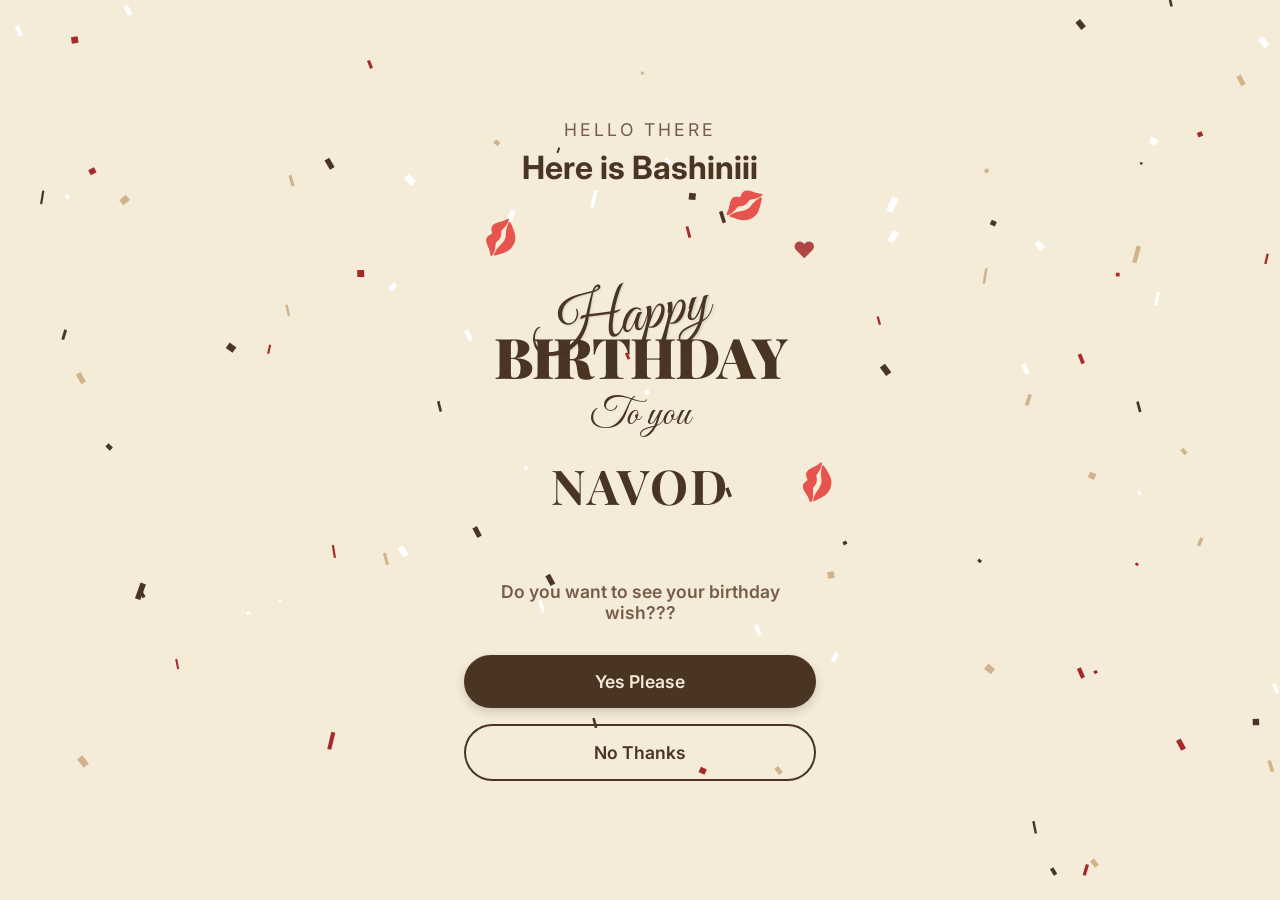
<file: index.html>
<!DOCTYPE html>
<html lang="en">
<head>
    <meta charset="UTF-8">
    <meta name="viewport" content="width=device-width, initial-scale=1.0, maximum-scale=1.0, user-scalable=no, viewport-fit=cover">
    <title>Happy Birthday Navod!</title>
    <link rel="icon" href="data:image/svg+xml,<svg xmlns=%22http://www.w3.org/2000/svg%22 viewBox=%220 0 100 100%22><text y=%22.9em%22 font-size=%2290%22>🎉</text></svg>">
    <link rel="preconnect" href="https://fonts.googleapis.com">
    <link rel="preconnect" href="https://fonts.gstatic.com" crossorigin>
    <link href="https://fonts.googleapis.com/css2?family=Great+Vibes&family=Playfair+Display:wght@700;900&family=Inter:wght@300;400;600&display=swap" rel="stylesheet">
    <link rel="stylesheet" href="styles.css">
</head>
<body>
    <canvas id="confetti" class="particles"></canvas>

    <div class="container">
        <div class="header">
            <div class="greeting">HELLO THERE</div>
            <div class="name">Here is Bashiniii</div>
        </div>

        <div class="bday-container">
            <div class="happy-text">Happy</div>
            <div class="birthday-text">BIRTHDAY</div>
            <div class="to-you-text">To you</div>
            <div class="navod-text">Navod</div>
            
            <span class="kiss k1">💋</span>
            <span class="kiss k2">💋</span>
            <span class="kiss k3">💋</span>
            <span class="heart h1">❤</span>
        </div>

        <div class="footer">
            <p class="question">Do you want to see your birthday wish???</p>
            <div class="btn-group">
                <button class="btn btn-yes" id="btnYes">Yes Please</button>
                <button class="btn btn-no" id="btnNo">No Thanks</button>
            </div>
        </div>
    </div>

    <script src="script.js"></script>
</body>
</html>
</file>
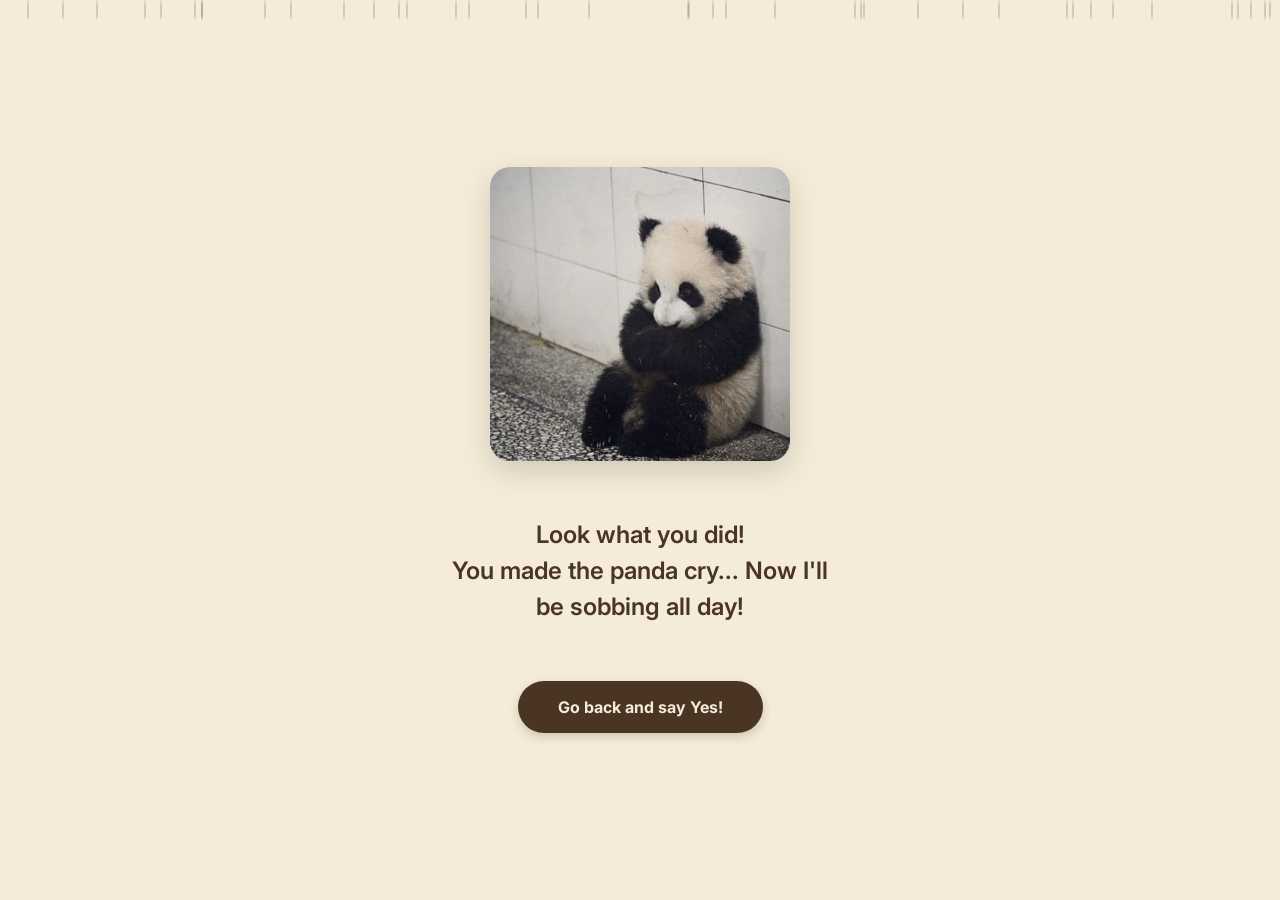
<file: no.html>
<!DOCTYPE html>
<html lang="en">
<head>
    <meta charset="UTF-8">
    <meta name="viewport" content="width=device-width, initial-scale=1.0, maximum-scale=1.0, user-scalable=no, viewport-fit=cover">
    <title>Oh no...</title>
    <link rel="icon" href="data:image/svg+xml,<svg xmlns=%22http://www.w3.org/2000/svg%22 viewBox=%220 0 100 100%22><text y=%22.9em%22 font-size=%2290%22>🎉</text></svg>">
    <link href="https://fonts.googleapis.com/css2?family=Inter:wght@400;600&display=swap" rel="stylesheet">
    <link rel="stylesheet" href="styles.css">
    <style>
        body {
            overflow: hidden;
        }
        .sad-container {
            display: flex;
            flex-direction: column;
            align-items: center;
            justify-content: center;
            min-height: 100dvh;
            min-height: -webkit-fill-available;
            min-height: 100vh;
            text-align: center;
            padding: 2rem;
            box-sizing: border-box;
            position: relative;
            z-index: 10;
        }
        .panda-img {
            max-width: 300px;
            width: 100%;
            border-radius: 20px;
            margin-bottom: 2rem;
            box-shadow: 0 10px 30px rgba(0,0,0,0.15);
            animation: sob 2.5s ease-in-out infinite;
        }
        @keyframes sob {
            0%, 100% { transform: translateY(0) scale(1); }
            50% { transform: translateY(5px) scale(0.97); }
        }
        .sad-text {
            font-size: 1.5rem;
            color: var(--text-brown);
            line-height: 1.5;
            max-width: 400px;
            font-weight: 600;
            opacity: 0;
            animation: fadeInText 2s ease forwards 0.5s;
        }
        .btn-back {
            margin-top: 2rem;
            padding: 1rem 2.5rem;
            background: var(--text-brown);
            color: var(--bg-cream);
            border-radius: 50px;
            text-decoration: none;
            font-weight: bold;
            font-family: 'Inter', sans-serif;
            transition: all 0.3s ease;
            box-shadow: 0 4px 10px rgba(74, 53, 37, 0.2);
            opacity: 0;
            animation: fadeInText 2s ease forwards 1.5s;
        }
        .btn-back:hover {
            transform: scale(1.05) translateY(-2px);
            background: #362418;
            box-shadow: 0 6px 15px rgba(74, 53, 37, 0.3);
        }
        @keyframes fadeInText {
            from { opacity: 0; transform: translateY(15px); }
            to { opacity: 1; transform: translateY(0); }
        }
        /* Raindrops */
        .rain {
            position: absolute;
            left: 0;
            top: 0;
            width: 100%;
            height: 100%;
            z-index: 1;
            pointer-events: none;
        }
        .drop {
            position: absolute;
            width: 2px;
            height: 20px;
            background: rgba(74, 53, 37, 0.2);
            border-radius: 50%;
            animation: fall linear infinite;
        }
        @keyframes fall {
            from { transform: translateY(-20px); opacity: 0; }
            10% { opacity: 1; }
            90% { opacity: 1; }
            to { transform: translateY(100vh); opacity: 0; }
        }
        @media (max-width: 500px) {
            .sad-text { font-size: 1.2rem; }
            .panda-img { max-width: 250px; }
            .btn-back { padding: 0.8rem 2rem; font-size: 1rem; }
        }
    </style>
</head>
<body>
    <div class="rain" id="rain"></div>
    <div class="sad-container">
        <img src="assets/panda.jpeg" alt="Sad Panda" class="panda-img">
        <p class="sad-text">Look what you did!<br>You made the panda cry... Now I'll be sobbing all day!</p>
        <a href="index.html" class="btn-back">Go back and say Yes!</a>
    </div>
    
    <script>
        // Create rain drops
        const rainContainer = document.getElementById('rain');
        for (let i = 0; i < 40; i++) {
            let drop = document.createElement('div');
            drop.classList.add('drop');
            drop.style.left = Math.random() * 100 + 'vw';
            drop.style.animationDuration = Math.random() * 1 + 0.5 + 's';
            drop.style.animationDelay = Math.random() * 2 + 's';
            rainContainer.appendChild(drop);
        }
    </script>
</body>
</html>
</file>
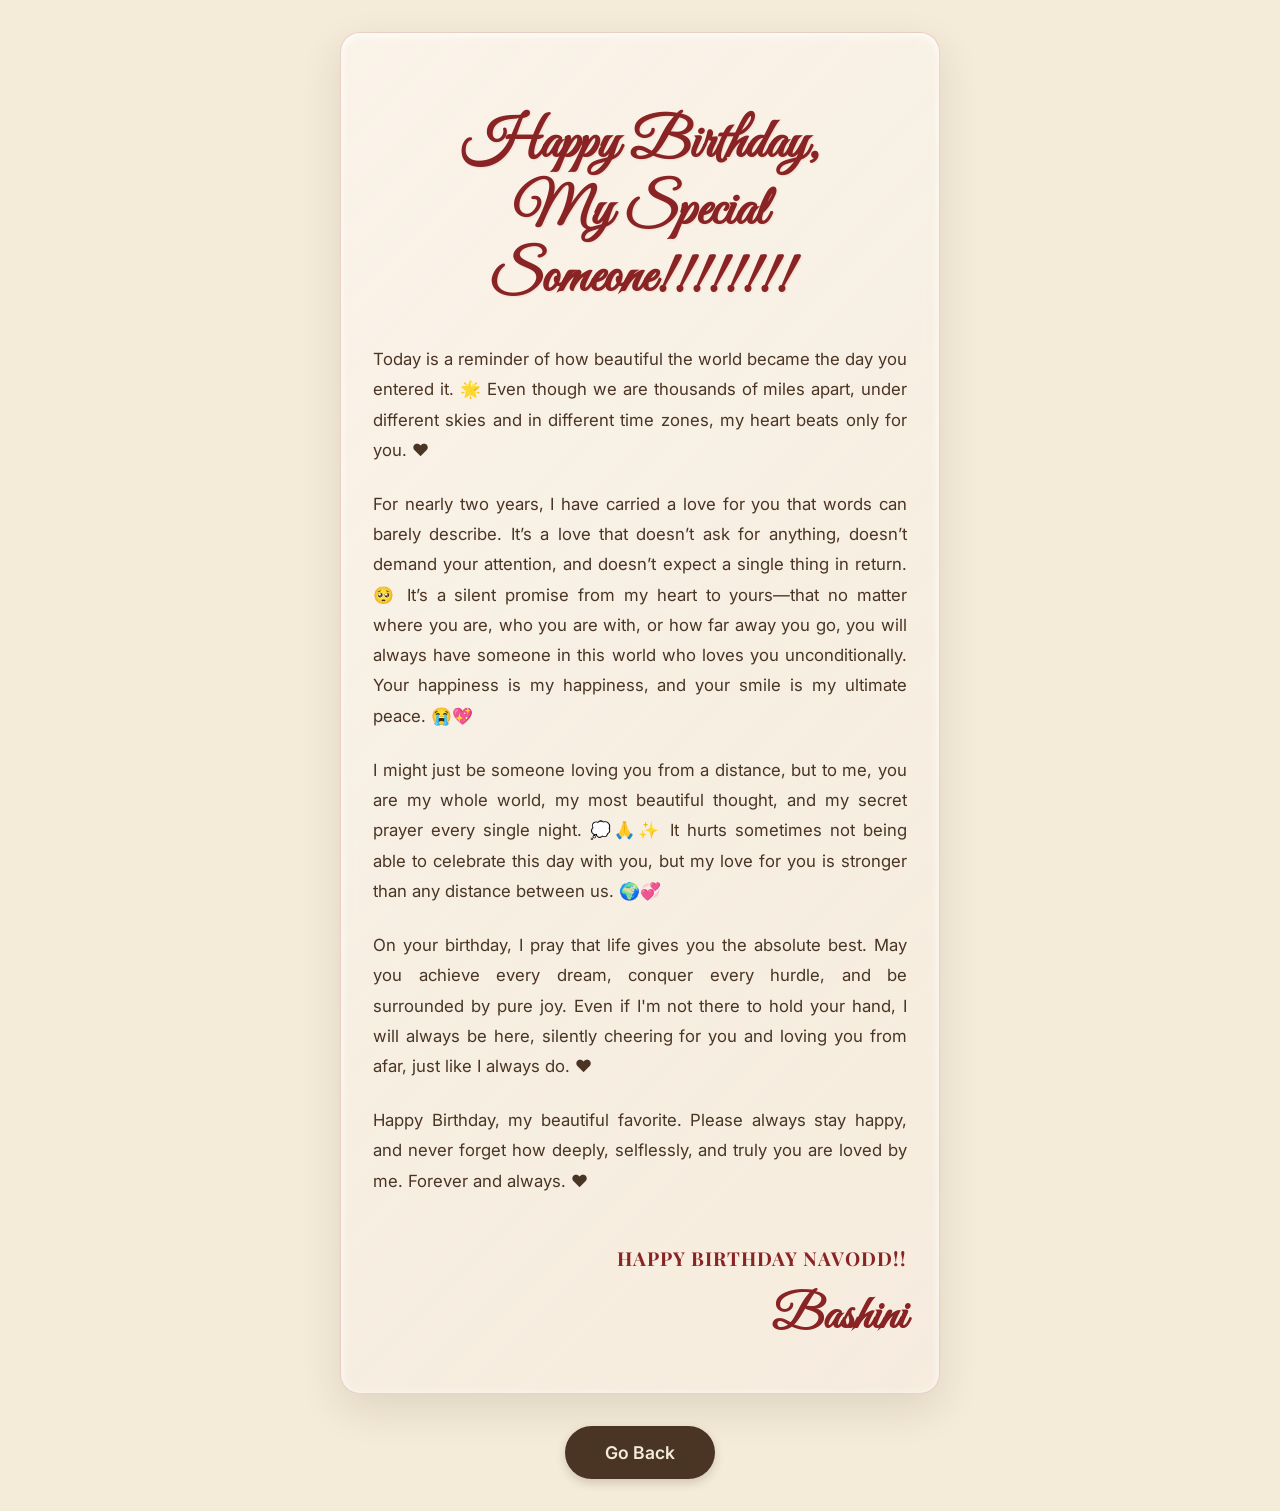
<file: page1.html>
<!DOCTYPE html>
<html lang="en">
<head>
    <meta charset="UTF-8">
    <meta name="viewport" content="width=device-width, initial-scale=1.0, maximum-scale=1.0, user-scalable=no, viewport-fit=cover">
    <title>Make a Wish</title>
    <link rel="icon" href="data:image/svg+xml,<svg xmlns=%22http://www.w3.org/2000/svg%22 viewBox=%220 0 100 100%22><text y=%22.9em%22 font-size=%2290%22>🎉</text></svg>">
    <link href="https://fonts.googleapis.com/css2?family=Great+Vibes&family=Playfair+Display:wght@400;700;900&family=Inter:wght@400;600&display=swap" rel="stylesheet">
    <link rel="stylesheet" href="styles.css">
    <style>
        body {
            justify-content: flex-start;
            padding-top: 2rem;
            padding-bottom: 2rem;
        }

        .wish-container {
            background: linear-gradient(135deg, rgba(250, 243, 233, 0.95), rgba(245, 235, 222, 0.85));
            backdrop-filter: blur(10px);
            -webkit-backdrop-filter: blur(10px);
            border: 1px solid rgba(138, 35, 35, 0.15);
            border-radius: 20px;
            padding: 2.5rem 2rem;
            max-width: 90vw;
            width: 600px;
            box-sizing: border-box;
            margin: 0 auto;
            box-shadow: 0 15px 40px rgba(74, 53, 37, 0.12), inset 0 2px 8px rgba(255, 255, 255, 0.9);
            text-align: left;
            position: relative;
        }

        .wish-title {
            font-family: 'Great Vibes', cursive;
            font-size: 3.5rem;
            color: #8a2323;
            text-align: center;
            margin-bottom: 2rem;
            line-height: 1.2;
            text-shadow: 1px 1px 2px rgba(138, 35, 35, 0.1);
            opacity: 0;
            animation: slideUpFade 1s ease forwards 0.2s;
        }

        .wish-paragraph {
            font-family: 'Inter', sans-serif;
            font-size: 1.05rem;
            color: var(--text-brown);
            line-height: 1.8;
            margin-bottom: 1.5rem;
            text-align: justify;
            opacity: 0;
            animation: slideUpFade 1s ease forwards;
        }

        /* Sequential Fade In */
        .p1 { animation-delay: 0.6s; }
        .p2 { animation-delay: 1.0s; }
        .p3 { animation-delay: 1.4s; }
        .p4 { animation-delay: 1.8s; }
        .p5 { animation-delay: 2.2s; }

        .wish-signoff {
            font-family: 'Playfair Display', serif;
            font-size: 1.2rem;
            font-weight: 700;
            color: #8a2323;
            text-align: right;
            margin-top: 3rem;
            letter-spacing: 1px;
            line-height: 1.5;
            opacity: 0;
            animation: slideUpFade 1s ease forwards 2.6s;
        }

        .wish-signoff span {
            font-family: 'Great Vibes', cursive;
            font-size: 3rem;
            display: block;
            margin-top: 0.5rem;
        }

        .back-btn-container {
            text-align: center;
            margin-top: 2rem;
            opacity: 0;
            animation: slideUpFade 1s ease forwards 3.0s;
        }

        @keyframes slideUpFade {
            0% { opacity: 0; transform: translateY(20px); }
            100% { opacity: 1; transform: translateY(0); }
        }

        @media (max-width: 500px) {
            .wish-container {
                padding: 2rem 1.5rem;
            }
            .wish-title {
                font-size: 2.8rem;
            }
            .wish-paragraph {
                font-size: 1rem;
                line-height: 1.6;
            }
        }
    </style>
</head>
<body>
    <div class="wish-container">
        <h1 class="wish-title">Happy Birthday,<br>My Special Someone!!!!!!!!</h1>
        
        <p class="wish-paragraph p1">
            Today is a reminder of how beautiful the world became the day you entered it. 🌟 Even though we are thousands of miles apart, under different skies and in different time zones, my heart beats only for you. ❤️
        </p>

        <p class="wish-paragraph p2">
            For nearly two years, I have carried a love for you that words can barely describe. It’s a love that doesn’t ask for anything, doesn’t demand your attention, and doesn’t expect a single thing in return. 🥺 It’s a silent promise from my heart to yours—that no matter where you are, who you are with, or how far away you go, you will always have someone in this world who loves you unconditionally. Your happiness is my happiness, and your smile is my ultimate peace. 😭💖
        </p>

        <p class="wish-paragraph p3">
            I might just be someone loving you from a distance, but to me, you are my whole world, my most beautiful thought, and my secret prayer every single night. 💭🙏✨ It hurts sometimes not being able to celebrate this day with you, but my love for you is stronger than any distance between us. 🌍💞
        </p>

        <p class="wish-paragraph p4">
            On your birthday, I pray that life gives you the absolute best. May you achieve every dream, conquer every hurdle, and be surrounded by pure joy. Even if I'm not there to hold your hand, I will always be here, silently cheering for you and loving you from afar, just like I always do. ❤️
        </p>

        <p class="wish-paragraph p5">
            Happy Birthday, my beautiful favorite. Please always stay happy, and never forget how deeply, selflessly, and truly you are loved by me. Forever and always. ❤️
        </p>

        <div class="wish-signoff">
            HAPPY BIRTHDAY NAVODD!!<br>
            <span>Bashini</span>
        </div>
    </div>

    <div class="back-btn-container">
        <button class="btn btn-yes" onclick="window.location.href='yes.html'">Go Back</button>
    </div>
</body>
</html>
</file>
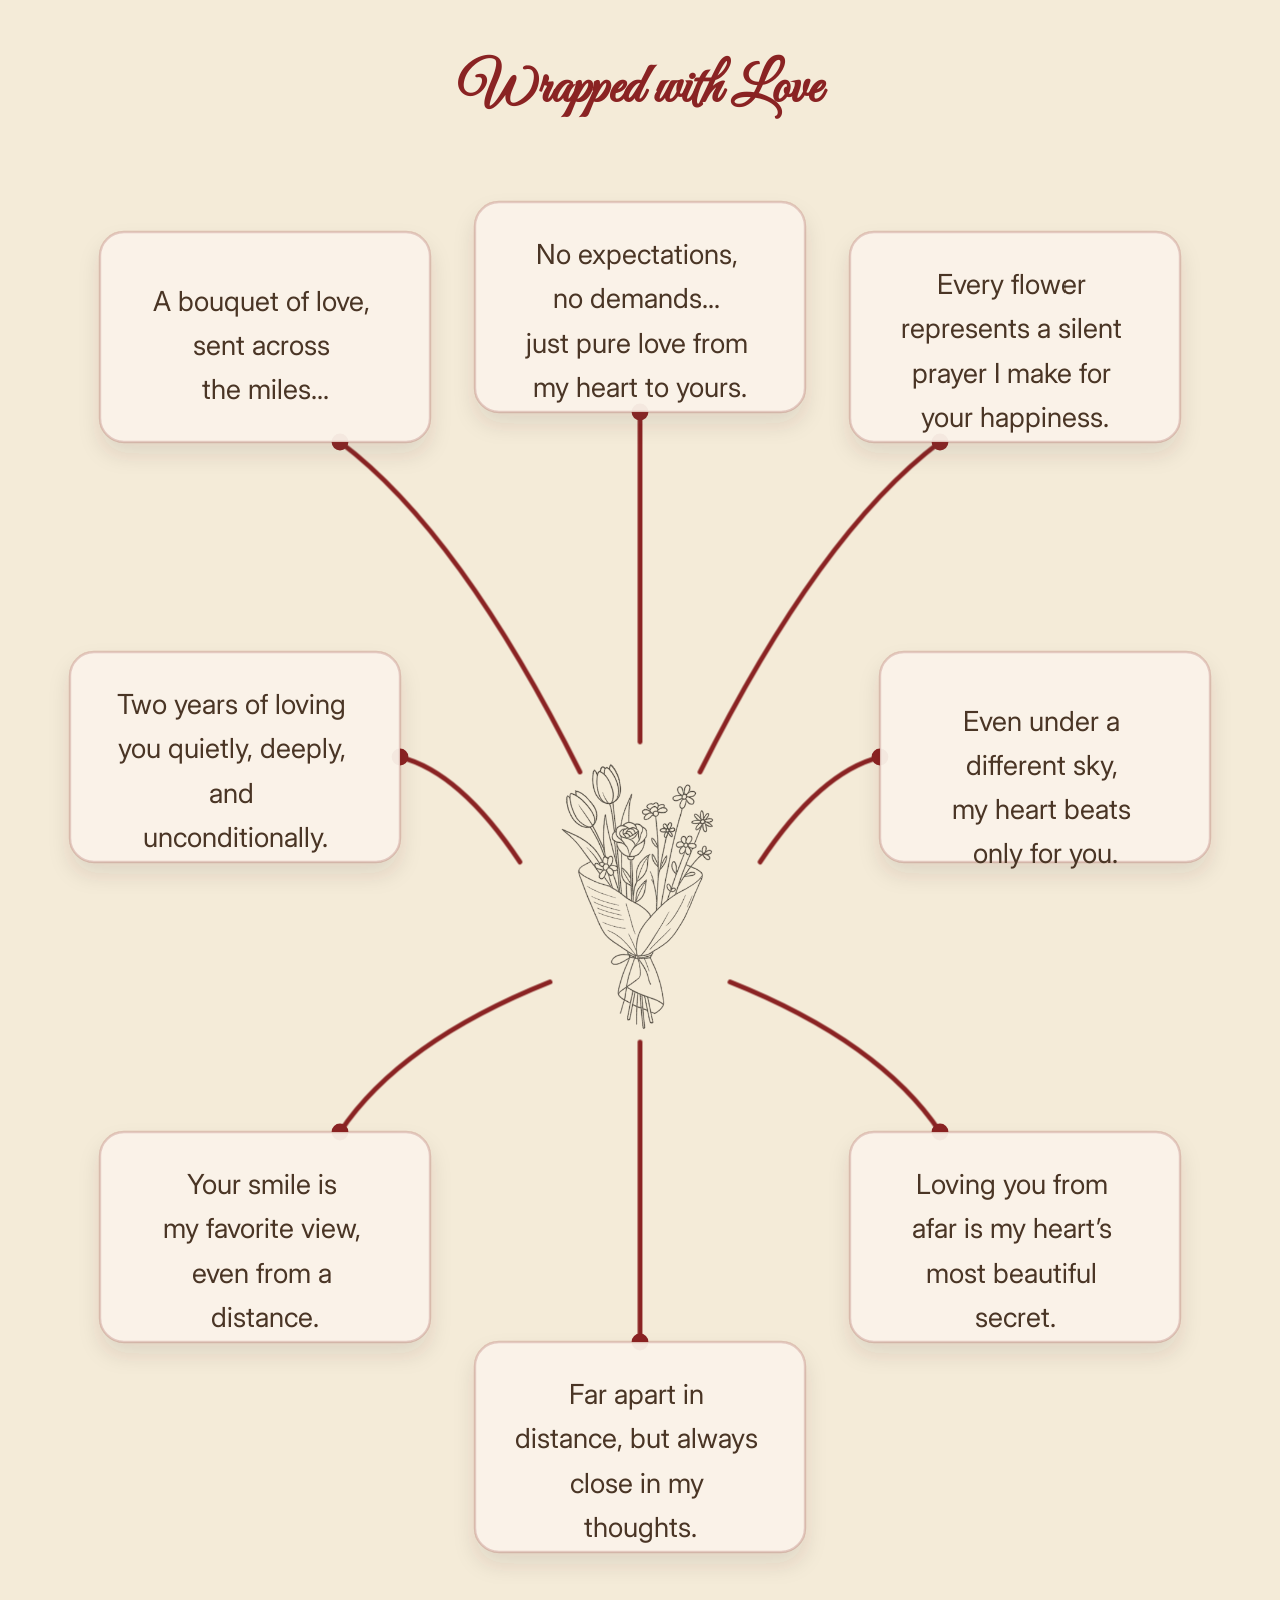
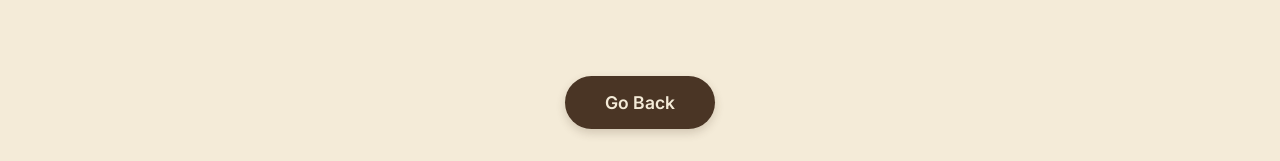
<file: page2.html>
<!DOCTYPE html>
<html lang="en">
<head>
    <meta charset="UTF-8">
    <meta name="viewport" content="width=device-width, initial-scale=1.0, maximum-scale=1.0, user-scalable=no, viewport-fit=cover">
    <title>Wrapped with Love</title>
    <link rel="icon" href="data:image/svg+xml,<svg xmlns=%22http://www.w3.org/2000/svg%22 viewBox=%220 0 100 100%22><text y=%22.9em%22 font-size=%2290%22>🎉</text></svg>">
    <link href="https://fonts.googleapis.com/css2?family=Great+Vibes&family=Playfair+Display:wght@400;700;900&family=Inter:wght@400;600&display=swap" rel="stylesheet">
    <link rel="stylesheet" href="styles.css">
    <style>
        body {
            justify-content: flex-start;
            padding-top: 1rem;
            padding-bottom: 2rem;
            overflow-x: hidden;
        }

        .title-text {
            font-family: 'Great Vibes', cursive;
            font-size: 3.5rem;
            color: #8a2323;
            text-align: center;
            margin-bottom: 3rem;
            opacity: 0;
            -webkit-animation: fadeIn 1.5s ease forwards;
            animation: fadeIn 1.5s ease forwards;
        }

        .svg-container {
            width: 100%;
            max-width: 1200px;
            margin: 0 auto;
            display: block;
            opacity: 0;
            -webkit-animation: fadeIn 2s ease forwards 0.5s;
            animation: fadeIn 2s ease forwards 0.5s;
        }

        .svg-card {
            fill: #faf3e9;
            fill-opacity: 0.95;
            stroke: rgba(138, 35, 35, 0.2);
            stroke-width: 4;
        }

        .svg-container .svg-card {
            filter: url(#cardShadow);
        }

        .svg-card-text {
            font-family: 'Inter', sans-serif;
            font-size: 46px;
            fill: var(--text-brown);
            text-anchor: middle;
            dominant-baseline: middle;
        }

        .fade-group {
            opacity: 0;
            -webkit-transform: translateZ(0);
            transform: translateZ(0);
        }

        .connection-dot {
            fill: #8a2323;
        }

        .arrow-path {
            stroke: #8a2323;
            stroke-width: 8;
            fill: none;
            stroke-linecap: round;
            -webkit-transform: translateZ(0);
            transform: translateZ(0);
        }

        /* Sequential Arrow Drawing */
        .a1 { -webkit-animation: drawLine 1s ease forwards 1.0s; animation: drawLine 1s ease forwards 1.0s; }
        .a2 { -webkit-animation: drawLine 1s ease forwards 1.5s; animation: drawLine 1s ease forwards 1.5s; }
        .a3 { -webkit-animation: drawLine 1s ease forwards 2.0s; animation: drawLine 1s ease forwards 2.0s; }
        .a4 { -webkit-animation: drawLine 1s ease forwards 2.5s; animation: drawLine 1s ease forwards 2.5s; }
        .a5 { -webkit-animation: drawLine 1s ease forwards 3.0s; animation: drawLine 1s ease forwards 3.0s; }
        .a6 { -webkit-animation: drawLine 1s ease forwards 3.5s; animation: drawLine 1s ease forwards 3.5s; }
        .a7 { -webkit-animation: drawLine 1s ease forwards 4.0s; animation: drawLine 1s ease forwards 4.0s; }
        .a8 { -webkit-animation: drawLine 1s ease forwards 4.5s; animation: drawLine 1s ease forwards 4.5s; }

        @-webkit-keyframes drawLine {
            0% { stroke-dashoffset: 100; }
            100% { stroke-dashoffset: 0; }
        }

        @keyframes drawLine {
            0% { stroke-dashoffset: 100; }
            100% { stroke-dashoffset: 0; }
        }

        /* Sequential Text Box Fade In (synced EXACTLY to arrows finishing) */
        .t1 { -webkit-animation: fadeIn 0.8s ease forwards 2.0s; animation: fadeIn 0.8s ease forwards 2.0s; } /* a1 finishes at 2.0s */
        .t2 { -webkit-animation: fadeIn 0.8s ease forwards 2.5s; animation: fadeIn 0.8s ease forwards 2.5s; } /* a2 finishes at 2.5s */
        .t3 { -webkit-animation: fadeIn 0.8s ease forwards 3.0s; animation: fadeIn 0.8s ease forwards 3.0s; }
        .t4 { -webkit-animation: fadeIn 0.8s ease forwards 3.5s; animation: fadeIn 0.8s ease forwards 3.5s; }
        .t5 { -webkit-animation: fadeIn 0.8s ease forwards 4.0s; animation: fadeIn 0.8s ease forwards 4.0s; }
        .t6 { -webkit-animation: fadeIn 0.8s ease forwards 4.5s; animation: fadeIn 0.8s ease forwards 4.5s; }
        .t7 { -webkit-animation: fadeIn 0.8s ease forwards 5.0s; animation: fadeIn 0.8s ease forwards 5.0s; }
        .t8 { -webkit-animation: fadeIn 0.8s ease forwards 5.5s; animation: fadeIn 0.8s ease forwards 5.5s; }

        .back-btn-container {
            text-align: center;
            margin-top: 4rem;
            opacity: 0;
            -webkit-animation: fadeIn 1.5s ease forwards 6.5s;
            animation: fadeIn 1.5s ease forwards 6.5s;
        }

        @media (max-width: 500px) {
            .title-text { font-size: 2.8rem; margin-bottom: 2rem; }
        }

        /* Mobile View Styles */
        .mobile-svg-container,
        .mobile-back-btn-container {
            display: none;
        }

        @media (max-width: 1024px) {
            .svg-container {
                display: none !important;
            }
            .back-btn-container {
                display: none !important;
            }
            
            .mobile-svg-container {
                display: block;
                width: 100%;
                max-width: 600px;
                margin: 0 auto;
            }

            .svg-mobile-card-text {
                font-family: 'Inter', sans-serif;
                font-size: 26px;
                font-weight: 500;
                fill: var(--text-brown);
                text-anchor: middle;
                dominant-baseline: middle;
            }

            .mobile-svg-container .svg-card {
                filter: url(#mobileCardShadow);
            }

            .mobile-back-btn-container {
                display: block;
                margin: 2rem auto 4rem auto;
                width: 100%;
                max-width: 450px;
                text-align: center;
                opacity: 0;
                animation: fadeIn 1.5s ease forwards 6.5s;
                z-index: 10;
                padding: 0 1.5rem;
                box-sizing: border-box;
            }
        }
    </style>
</head>
<body>
    <h1 class="title-text">Wrapped with Love</h1>

    <!-- Interactive SVG Mind Map -->
    <svg class="svg-container" viewBox="0 0 2000 2400" preserveAspectRatio="xMidYMid meet">
        <defs>
            <filter id="cardShadow" x="-15%" y="-15%" width="130%" height="130%">
                <feDropShadow dx="0" dy="20" stdDeviation="18" flood-color="#4A3525" flood-opacity="0.12" />
            </filter>
        </defs>
        
        <!-- Central Bouquet Image -->
        <image href="assets/bouquet.png" x="750" y="900" width="500" height="600" style="opacity: 0.95;" />

        <!-- 1. Top-Left -->
        <path class="arrow-path a1" pathLength="100" stroke-dasharray="100" stroke-dashoffset="100" d="M900,1000 Q700,600 500,450" />
        <g class="t1 fade-group">
            <circle class="connection-dot" cx="500" cy="450" r="14" />
            <rect class="svg-card" x="100" y="100" width="550" height="350" rx="40" />
            <text class="svg-card-text" x="375" y="275">
                <tspan x="375" dy="-1.2em">A bouquet of love,</tspan>
                <tspan x="375" dy="1.6em">sent across</tspan>
                <tspan x="375" dy="1.6em">the miles...</tspan>
            </text>
        </g>

        <!-- 2. Top -->
        <path class="arrow-path a2" pathLength="100" stroke-dasharray="100" stroke-dashoffset="100" d="M1000,950 Q1000,700 1000,400" />
        <g class="t2 fade-group">
            <circle class="connection-dot" cx="1000" cy="400" r="14" />
            <rect class="svg-card" x="725" y="50" width="550" height="350" rx="40" />
            <text class="svg-card-text" x="1000" y="225">
                <tspan x="1000" dy="-1.8em">No expectations,</tspan>
                <tspan x="1000" dy="1.6em">no demands...</tspan>
                <tspan x="1000" dy="1.6em">just pure love from</tspan>
                <tspan x="1000" dy="1.6em">my heart to yours.</tspan>
            </text>
        </g>

        <!-- 3. Top-Right -->
        <path class="arrow-path a3" pathLength="100" stroke-dasharray="100" stroke-dashoffset="100" d="M1100,1000 Q1300,600 1500,450" />
        <g class="t3 fade-group">
            <circle class="connection-dot" cx="1500" cy="450" r="14" />
            <rect class="svg-card" x="1350" y="100" width="550" height="350" rx="40" />
            <text class="svg-card-text" x="1625" y="275">
                <tspan x="1625" dy="-1.8em">Every flower</tspan>
                <tspan x="1625" dy="1.6em">represents a silent</tspan>
                <tspan x="1625" dy="1.6em">prayer I make for</tspan>
                <tspan x="1625" dy="1.6em">your happiness.</tspan>
            </text>
        </g>

        <!-- 4. Mid-Left -->
        <path class="arrow-path a4" pathLength="100" stroke-dasharray="100" stroke-dashoffset="100" d="M800,1150 Q700,1000 600,975" />
        <g class="t4 fade-group">
            <circle class="connection-dot" cx="600" cy="975" r="14" />
            <rect class="svg-card" x="50" y="800" width="550" height="350" rx="40" />
            <text class="svg-card-text" x="325" y="975">
                <tspan x="325" dy="-1.8em">Two years of loving</tspan>
                <tspan x="325" dy="1.6em">you quietly, deeply,</tspan>
                <tspan x="325" dy="1.6em">and</tspan>
                <tspan x="325" dy="1.6em">unconditionally.</tspan>
            </text>
        </g>

        <!-- 5. Mid-Right -->
        <path class="arrow-path a5" pathLength="100" stroke-dasharray="100" stroke-dashoffset="100" d="M1200,1150 Q1300,1000 1400,975" />
        <g class="t5 fade-group">
            <circle class="connection-dot" cx="1400" cy="975" r="14" />
            <rect class="svg-card" x="1400" y="800" width="550" height="350" rx="40" />
            <text class="svg-card-text" x="1675" y="975">
                <tspan x="1675" dy="-1.2em">Even under a</tspan>
                <tspan x="1675" dy="1.6em">different sky,</tspan>
                <tspan x="1675" dy="1.6em">my heart beats</tspan>
                <tspan x="1675" dy="1.6em">only for you.</tspan>
            </text>
        </g>

        <!-- 6. Bottom-Left -->
        <path class="arrow-path a6" pathLength="100" stroke-dasharray="100" stroke-dashoffset="100" d="M850,1350 Q600,1450 500,1600" />
        <g class="t6 fade-group">
            <circle class="connection-dot" cx="500" cy="1600" r="14" />
            <rect class="svg-card" x="100" y="1600" width="550" height="350" rx="40" />
            <text class="svg-card-text" x="375" y="1775">
                <tspan x="375" dy="-1.8em">Your smile is</tspan>
                <tspan x="375" dy="1.6em">my favorite view,</tspan>
                <tspan x="375" dy="1.6em">even from a</tspan>
                <tspan x="375" dy="1.6em">distance.</tspan>
            </text>
        </g>

        <!-- 7. Bottom-Center -->
        <path class="arrow-path a7" pathLength="100" stroke-dasharray="100" stroke-dashoffset="100" d="M1000,1450 Q1000,1700 1000,1950" />
        <g class="t7 fade-group">
            <circle class="connection-dot" cx="1000" cy="1950" r="14" />
            <rect class="svg-card" x="725" y="1950" width="550" height="350" rx="40" />
            <text class="svg-card-text" x="1000" y="2125">
                <tspan x="1000" dy="-1.8em">Far apart in</tspan>
                <tspan x="1000" dy="1.6em">distance, but always</tspan>
                <tspan x="1000" dy="1.6em">close in my</tspan>
                <tspan x="1000" dy="1.6em">thoughts.</tspan>
            </text>
        </g>

        <!-- 8. Bottom-Right -->
        <path class="arrow-path a8" pathLength="100" stroke-dasharray="100" stroke-dashoffset="100" d="M1150,1350 Q1400,1450 1500,1600" />
        <g class="t8 fade-group">
            <circle class="connection-dot" cx="1500" cy="1600" r="14" />
            <rect class="svg-card" x="1350" y="1600" width="550" height="350" rx="40" />
            <text class="svg-card-text" x="1625" y="1775">
                <tspan x="1625" dy="-1.8em">Loving you from</tspan>
                <tspan x="1625" dy="1.6em">afar is my heart’s</tspan>
                <tspan x="1625" dy="1.6em">most beautiful</tspan>
                <tspan x="1625" dy="1.6em">secret.</tspan>
            </text>
        </g>

    </svg>

    <div class="back-btn-container">
        <button class="btn btn-yes" onclick="window.location.href='yes.html'">Go Back</button>
    </div>

    <!-- Interactive Mobile SVG Mind Map -->
    <svg class="mobile-svg-container" viewBox="0 0 1000 3650" preserveAspectRatio="xMidYMid meet">
        <defs>
            <filter id="mobileCardShadow" x="-15%" y="-15%" width="130%" height="130%">
                <feDropShadow dx="0" dy="15" stdDeviation="12" flood-color="#4A3525" flood-opacity="0.12" />
            </filter>
        </defs>

        <!-- Central Bouquet Image -->
        <image href="assets/bouquet.png" x="350" y="1550" width="300" height="500" style="opacity: 0.95;" />

        <!-- 1. Top-Left Card -->
        <path class="arrow-path a1" pathLength="100" stroke-dasharray="100" stroke-dashoffset="100" d="M500,1800 Q500,900 470,205" />
        <g class="t1 fade-group">
            <circle class="connection-dot" cx="470" cy="205" r="14" />
            <rect class="svg-card" x="50" y="80" width="420" height="250" rx="30" filter="url(#mobileCardShadow)" />
            <text class="svg-mobile-card-text" x="260" y="205">
                <tspan x="260" dy="-1.2em">A bouquet of love,</tspan>
                <tspan x="260" dy="1.6em">sent across</tspan>
                <tspan x="260" dy="1.6em">the miles...</tspan>
            </text>
        </g>

        <!-- 2. Top-Right Card -->
        <path class="arrow-path a2" pathLength="100" stroke-dasharray="100" stroke-dashoffset="100" d="M500,1800 Q500,1100 530,575" />
        <g class="t2 fade-group">
            <circle class="connection-dot" cx="530" cy="575" r="14" />
            <rect class="svg-card" x="530" y="450" width="420" height="250" rx="30" filter="url(#mobileCardShadow)" />
            <text class="svg-mobile-card-text" x="740" y="575">
                <tspan x="740" dy="-1.8em">No expectations,</tspan>
                <tspan x="740" dy="1.6em">no demands...</tspan>
                <tspan x="740" dy="1.6em">just pure love from</tspan>
                <tspan x="740" dy="1.6em">my heart to yours.</tspan>
            </text>
        </g>

        <!-- 3. Mid-Left Card (above bouquet) -->
        <path class="arrow-path a3" pathLength="100" stroke-dasharray="100" stroke-dashoffset="100" d="M500,1800 Q500,1300 470,945" />
        <g class="t3 fade-group">
            <circle class="connection-dot" cx="470" cy="945" r="14" />
            <rect class="svg-card" x="50" y="820" width="420" height="250" rx="30" filter="url(#mobileCardShadow)" />
            <text class="svg-mobile-card-text" x="260" y="945">
                <tspan x="260" dy="-1.8em">Every flower</tspan>
                <tspan x="260" dy="1.6em">represents a silent</tspan>
                <tspan x="260" dy="1.6em">prayer I make for</tspan>
                <tspan x="260" dy="1.6em">your happiness.</tspan>
            </text>
        </g>

        <!-- 4. Mid-Right Card (above bouquet) -->
        <path class="arrow-path a4" pathLength="100" stroke-dasharray="100" stroke-dashoffset="100" d="M500,1800 Q500,1500 530,1315" />
        <g class="t4 fade-group">
            <circle class="connection-dot" cx="530" cy="1315" r="14" />
            <rect class="svg-card" x="530" y="1190" width="420" height="250" rx="30" filter="url(#mobileCardShadow)" />
            <text class="svg-mobile-card-text" x="740" y="1315">
                <tspan x="740" dy="-1.8em">Two years of loving</tspan>
                <tspan x="740" dy="1.6em">you quietly, deeply,</tspan>
                <tspan x="740" dy="1.6em">and</tspan>
                <tspan x="740" dy="1.6em">unconditionally.</tspan>
            </text>
        </g>

        <!-- 5. Mid-Left Card (below bouquet) -->
        <path class="arrow-path a5" pathLength="100" stroke-dasharray="100" stroke-dashoffset="100" d="M500,1800 Q500,2150 470,2285" />
        <g class="t5 fade-group">
            <circle class="connection-dot" cx="470" cy="2285" r="14" />
            <rect class="svg-card" x="50" y="2160" width="420" height="250" rx="30" filter="url(#mobileCardShadow)" />
            <text class="svg-mobile-card-text" x="260" y="2285">
                <tspan x="260" dy="-1.2em">Even under a</tspan>
                <tspan x="260" dy="1.6em">different sky,</tspan>
                <tspan x="260" dy="1.6em">my heart beats</tspan>
                <tspan x="260" dy="1.6em">only for you.</tspan>
            </text>
        </g>

        <!-- 6. Mid-Right Card (below bouquet) -->
        <path class="arrow-path a6" pathLength="100" stroke-dasharray="100" stroke-dashoffset="100" d="M500,1800 Q500,2400 530,2655" />
        <g class="t6 fade-group">
            <circle class="connection-dot" cx="530" cy="2655" r="14" />
            <rect class="svg-card" x="530" y="2530" width="420" height="250" rx="30" filter="url(#mobileCardShadow)" />
            <text class="svg-mobile-card-text" x="740" y="2655">
                <tspan x="740" dy="-1.8em">Your smile is</tspan>
                <tspan x="740" dy="1.6em">my favorite view,</tspan>
                <tspan x="740" dy="1.6em">even from a</tspan>
                <tspan x="740" dy="1.6em">distance.</tspan>
            </text>
        </g>

        <!-- 7. Bottom-Left Card -->
        <path class="arrow-path a7" pathLength="100" stroke-dasharray="100" stroke-dashoffset="100" d="M500,1800 Q500,2650 470,3025" />
        <g class="t7 fade-group">
            <circle class="connection-dot" cx="470" cy="3025" r="14" />
            <rect class="svg-card" x="50" y="2900" width="420" height="250" rx="30" filter="url(#mobileCardShadow)" />
            <text class="svg-mobile-card-text" x="260" y="3025">
                <tspan x="260" dy="-1.8em">Far apart in</tspan>
                <tspan x="260" dy="1.6em">distance, but always</tspan>
                <tspan x="260" dy="1.6em">close in my</tspan>
                <tspan x="260" dy="1.6em">thoughts.</tspan>
            </text>
        </g>

        <!-- 8. Bottom-Right Card -->
        <path class="arrow-path a8" pathLength="100" stroke-dasharray="100" stroke-dashoffset="100" d="M500,1800 Q500,2900 530,3395" />
        <g class="t8 fade-group">
            <circle class="connection-dot" cx="530" cy="3395" r="14" />
            <rect class="svg-card" x="530" y="3270" width="420" height="250" rx="30" filter="url(#mobileCardShadow)" />
            <text class="svg-mobile-card-text" x="740" y="3395">
                <tspan x="740" dy="-1.8em">Loving you from</tspan>
                <tspan x="740" dy="1.6em">afar is my heart’s</tspan>
                <tspan x="740" dy="1.6em">most beautiful</tspan>
                <tspan x="740" dy="1.6em">secret.</tspan>
            </text>
        </g>
    </svg>

    <div class="mobile-back-btn-container">
        <button class="btn btn-yes" onclick="window.location.href='yes.html'">Go Back</button>
    </div>

</body>
</html>
</file>
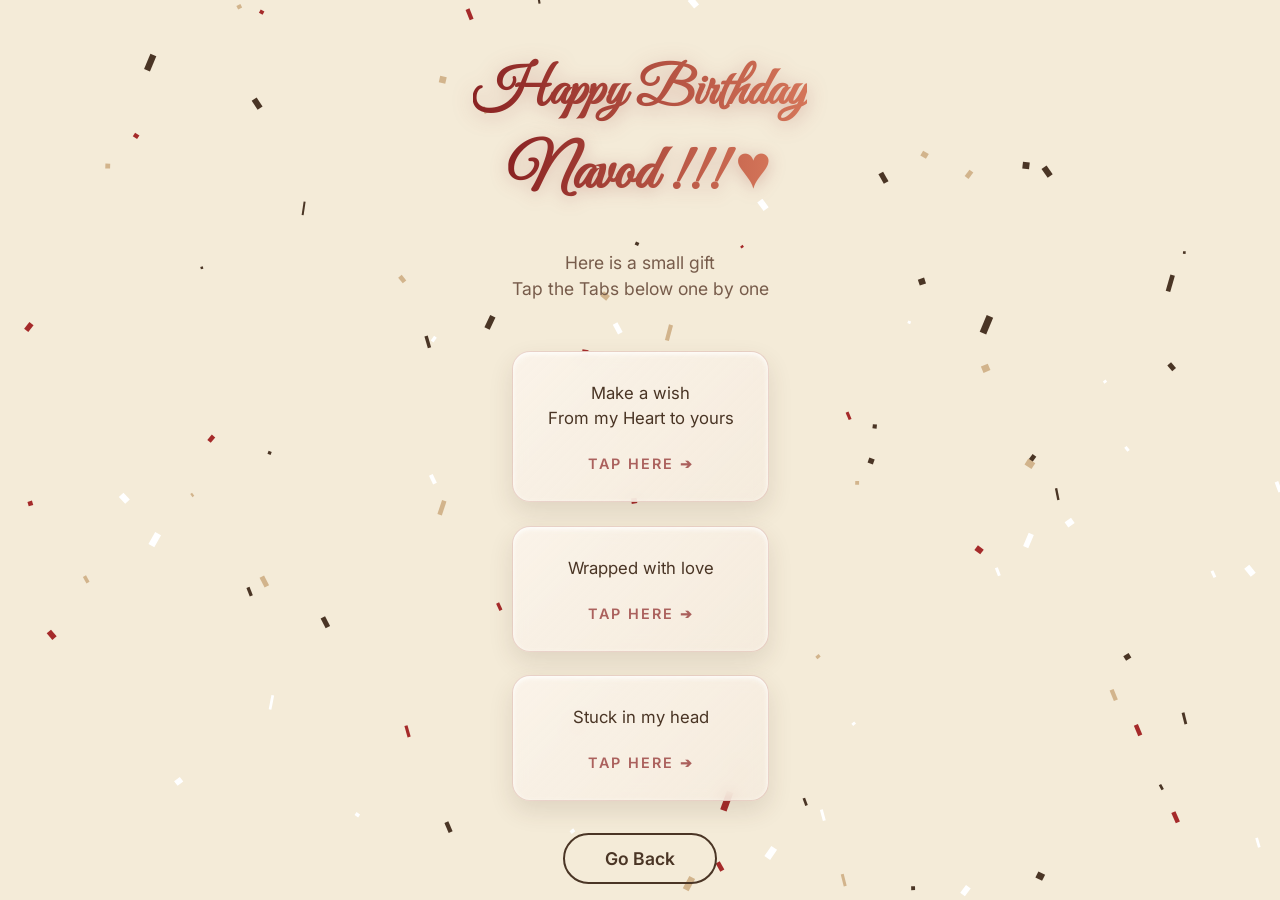
<file: yes.html>
<!DOCTYPE html>
<html lang="en">
<head>
    <meta charset="UTF-8">
    <meta name="viewport" content="width=device-width, initial-scale=1.0, maximum-scale=1.0, user-scalable=no, viewport-fit=cover">
    <title>A Small Gift</title>
    <link rel="icon" href="data:image/svg+xml,<svg xmlns=%22http://www.w3.org/2000/svg%22 viewBox=%220 0 100 100%22><text y=%22.9em%22 font-size=%2290%22>🎉</text></svg>">
    <link href="https://fonts.googleapis.com/css2?family=Great+Vibes&family=Playfair+Display:wght@700;900&family=Inter:wght@400;600&display=swap" rel="stylesheet">
    <link rel="stylesheet" href="styles.css">
    <style>
        .gift-container {
            display: flex;
            flex-direction: column;
            align-items: center;
            min-height: 100dvh;
            min-height: -webkit-fill-available;
            box-sizing: border-box;
            position: relative;
            z-index: 10;
        }

        /* Typography */
        .gift-heading {
            font-family: 'Great Vibes', cursive;
            margin: 0;
            background: linear-gradient(to right, #8a2323, #d47559, #8a2323);
            background-size: 200% auto;
            -webkit-background-clip: text;
            -webkit-text-fill-color: transparent;
            filter: drop-shadow(0 4px 12px rgba(138, 35, 35, 0.25));
            animation: shine 4s linear infinite;
            white-space: nowrap;
        }

        .hb-size { font-size: 4rem; }
        .name-size { font-size: 5.5rem; }

        @media (max-width: 500px) {
            .hb-size { font-size: 2.8rem; }
            .name-size { font-size: 3.5rem; }
        }

        @keyframes shine {
            to { background-position: 200% center; }
        }

        /* Animation States */
        .pos-hidden {
            opacity: 0;
            position: absolute;
            top: 50vh;
            left: 50%;
            transform: translate(-50%, -50%);
        }

        .pos-center {
            opacity: 1;
            position: absolute;
            top: 45vh;
            left: 50%;
            transform: translate(-50%, -50%) scale(1.1);
            transition: all 1.2s cubic-bezier(0.25, 1, 0.5, 1);
        }

        .pos-top-hb {
            opacity: 1;
            position: absolute;
            top: 4vh;
            left: 50%;
            transform: translate(-50%, 0) scale(0.85);
            transition: all 1.2s cubic-bezier(0.25, 1, 0.5, 1);
        }

        .pos-top-name {
            opacity: 1;
            position: absolute;
            top: 11vh;
            left: 50%;
            transform: translate(-50%, 0) scale(0.7);
            transition: all 1.2s cubic-bezier(0.25, 1, 0.5, 1);
        }

        #confetti {
            opacity: 0;
            transition: opacity 3s ease-in;
        }
        
        .show-confetti {
            opacity: 1 !important;
        }

        /* Content Container (Subheading & Cards) */
        .content-container {
            margin-top: 24vh; /* Safe gap to prevent overlapping Navod */
            width: 100%;
            display: flex;
            flex-direction: column;
            align-items: center;
            opacity: 0;
            transform: translateY(30px);
            transition: all 1.5s ease-out;
            pointer-events: none; /* disable clicks while hidden */
        }

        .show-content {
            opacity: 1;
            transform: translateY(0);
            pointer-events: auto;
        }

        .gift-subheading {
            font-family: 'Inter', sans-serif;
            font-size: 1.1rem;
            color: var(--text-muted);
            text-align: center;
            margin-bottom: 3rem;
            line-height: 1.5;
        }

        .tabs-container {
            display: flex;
            flex-direction: column;
            gap: 1.5rem;
            width: 100%;
            max-width: 400px;
        }

        /* Cards Design */
        @keyframes flipIn3D {
            0% { opacity: 0; transform: perspective(1000px) rotateX(-60deg) translateY(60px) scale(0.9); }
            60% { opacity: 1; transform: perspective(1000px) rotateX(10deg) translateY(-5px) scale(1.02); }
            100% { opacity: 1; transform: perspective(1000px) rotateX(0deg) translateY(0) scale(1); }
        }

        .tab-card {
            background: linear-gradient(135deg, rgba(250, 243, 233, 0.95), rgba(245, 235, 222, 0.8));
            backdrop-filter: blur(8px);
            -webkit-backdrop-filter: blur(8px);
            border: 1px solid rgba(138, 35, 35, 0.15);
            border-radius: 18px;
            padding: 1.8rem 1.5rem;
            text-align: center;
            cursor: pointer;
            transition: all 0.5s cubic-bezier(0.25, 0.8, 0.25, 1);
            position: relative;
            overflow: hidden;
            box-shadow: 0 10px 25px rgba(74, 53, 37, 0.12), inset 0 2px 5px rgba(255, 255, 255, 0.9);
            opacity: 0;
        }
        
        .show-content .tab-card {
            animation: flipIn3D 1.2s cubic-bezier(0.23, 1, 0.32, 1) forwards;
        }
        
        .show-content .tab-link-wrapper:nth-child(1) .tab-card { animation-delay: 0.2s; }
        .show-content .tab-link-wrapper:nth-child(2) .tab-card { animation-delay: 0.5s; }
        .show-content .tab-link-wrapper:nth-child(3) .tab-card { animation-delay: 0.8s; }
        
        .tab-card::before {
            content: '';
            position: absolute;
            top: 0; left: 0; right: 0; bottom: 0;
            background: linear-gradient(135deg, rgba(255,255,255,0.6) 0%, rgba(255,255,255,0) 100%);
            opacity: 0;
            transition: opacity 0.5s ease;
        }

        @media (hover: hover) {
            .tab-card:hover {
                transform: perspective(1000px) translateY(-12px) rotateX(5deg) scale(1.02);
                box-shadow: 0 25px 40px rgba(74, 53, 37, 0.15), inset 0 0 0 1px rgba(255, 255, 255, 0.9);
            }
            .tab-card:hover::before {
                opacity: 1;
            }
            .tab-card:hover .tab-title::after {
                width: 100%;
                left: 0;
                background-color: #A52A2A;
            }
        }

        .tab-card:active {
            transform: perspective(1000px) translateY(-2px) scale(0.98);
        }
        .tab-card:active::before {
            opacity: 1;
        }

        .tab-title {
            font-family: 'Playfair Display', serif;
            font-size: 1.5rem;
            font-weight: 800;
            color: var(--text-brown);
            margin-bottom: 0.8rem;
            text-transform: uppercase;
            letter-spacing: 1px;
            position: relative;
            display: inline-block;
            z-index: 2;
        }

        .tab-title::after {
            content: '';
            position: absolute;
            width: 30%;
            height: 2px;
            bottom: -4px;
            left: 35%;
            background-color: var(--text-brown);
            border-radius: 2px;
            transition: all 0.4s cubic-bezier(0.25, 0.8, 0.25, 1);
        }

        .tab-desc {
            font-family: 'Inter', sans-serif;
            font-size: 1.05rem;
            color: var(--text-brown);
            line-height: 1.5;
            z-index: 2;
            position: relative;
        }

        .tap-here {
            margin-top: 1.5rem;
            font-size: 0.9rem;
            color: rgba(138, 35, 35, 0.7);
            font-weight: 600;
            text-transform: uppercase;
            letter-spacing: 2px;
            animation: pulseText 2s infinite;
        }

        @keyframes pulseText {
            0%, 100% { opacity: 0.6; transform: translateX(0); }
            50% { opacity: 1; transform: translateX(5px); }
        }

        .go-back-btn {
            display: inline-block;
            margin-top: 2rem;
            padding: 0.8rem 2.5rem;
            background: transparent;
            color: var(--text-brown);
            border-radius: 50px;
            text-decoration: none;
            font-weight: 600;
            font-size: 1.1rem;
            border: 2px solid var(--text-brown);
            transition: all 0.3s ease;
            opacity: 0;
        }

        .show-content .go-back-btn {
            animation: simpleFadeUp 1s ease forwards 1.2s;
        }

        .go-back-btn:hover {
            background: rgba(74, 53, 37, 0.05);
            transform: translateY(-2px);
        }

        @keyframes simpleFadeUp {
            from { opacity: 0; transform: translateY(15px); }
            to { opacity: 1; transform: translateY(0); }
        }

        .type-cursor::after {
            content: '|';
            animation: blink 0.8s step-end infinite;
            margin-left: 4px;
            color: #8a2323;
        }
        @keyframes blink {
            from, to { opacity: 0; }
            50% { opacity: 1; }
        }
    </style>
</head>
<body>
    <canvas id="confetti" class="particles"></canvas>
    <div class="gift-container">
        
        <!-- Animated Headings -->
        <h1 id="hb-text" class="gift-heading hb-size pos-hidden"></h1>
        <h1 id="name-text" class="gift-heading name-size pos-hidden"></h1>
        
        <!-- Cards Content -->
        <div id="content" class="content-container">
            <p class="gift-subheading">Here is a small gift<br>Tap the Tabs below one by one</p>
            
            <div class="tabs-container">
                <a href="page1.html" style="text-decoration: none; color: inherit;" class="tab-link-wrapper">
                    <div class="tab-card" id="tab1">
                        <div class="tab-desc">Make a wish<br>From my Heart to yours</div>
                        <div class="tap-here">Tap here ➔</div>
                    </div>
                </a>
                
                <a href="page2.html" style="text-decoration: none; color: inherit;" class="tab-link-wrapper">
                    <div class="tab-card" id="tab2">
                        <div class="tab-desc">Wrapped with love</div>
                        <div class="tap-here">Tap here ➔</div>
                    </div>
                </a>
                
                <a href="page3.html?v=3" style="text-decoration: none; color: inherit;" class="tab-link-wrapper">
                    <div class="tab-card" id="tab3">
                        <div class="tab-desc">Stuck in my head</div>
                        <div class="tap-here">Tap here ➔</div>
                    </div>
                </a>
            </div>
            
            <a href="index.html" class="go-back-btn">Go Back</a>
        </div>

    </div>
    
    <script>
        // The Typing & Moving Sequence Animation
        document.addEventListener('DOMContentLoaded', async () => {
            const hbEl = document.getElementById('hb-text');
            const nameEl = document.getElementById('name-text');
            const content = document.getElementById('content');
            const confetti = document.getElementById('confetti');

            const text1 = "Happy Birthday";
            const text2 = "Navod !!! ♥";

            const urlParams = new URLSearchParams(window.location.search);
            const shouldAnimate = urlParams.get('animate') === 'true';

            // Check if we should skip the animation (e.g. coming back from a slide)
            if (!shouldAnimate) {
                // Instantly load the final state
                hbEl.innerHTML = text1;
                hbEl.className = 'gift-heading hb-size pos-top-hb';
                hbEl.style.transition = 'none';

                nameEl.innerHTML = text2;
                nameEl.className = 'gift-heading name-size pos-top-name';
                nameEl.style.transition = 'none';

                content.classList.add('show-content');
                content.style.transition = 'none';
                
                confetti.classList.add('show-confetti');
                confetti.style.transition = 'none';
                return;
            }

            // Remove the URL parameter so it doesn't replay if the user manually refreshes the page
            window.history.replaceState({}, document.title, 'yes.html');

            // 1. Type "Happy Birthday" in the center
            hbEl.className = 'gift-heading hb-size pos-center type-cursor';
            for (let i = 0; i < text1.length; i++) {
                hbEl.innerHTML += text1.charAt(i);
                await new Promise(r => setTimeout(r, 120)); // typing speed
            }
            
            // Hold for effect
            await new Promise(r => setTimeout(r, 600)); 

            // 2. Move "Happy Birthday" to top
            hbEl.classList.remove('type-cursor');
            hbEl.className = 'gift-heading hb-size pos-top-hb';
            
            await new Promise(r => setTimeout(r, 1000)); // wait for glide

            // 3. Type "Navod" in the center
            nameEl.className = 'gift-heading name-size pos-center type-cursor';
            for (let i = 0; i < text2.length; i++) {
                nameEl.innerHTML += text2.charAt(i);
                await new Promise(r => setTimeout(r, 150)); // typing speed
            }

            // Hold for effect
            await new Promise(r => setTimeout(r, 800));

            // 4. Move "Navod" to top under Happy Birthday
            nameEl.classList.remove('type-cursor');
            nameEl.className = 'gift-heading name-size pos-top-name';

            await new Promise(r => setTimeout(r, 800)); // wait for glide

            // 5. Fade in the Subheading and Flip in the 3 Tabs
            content.classList.add('show-content');

            // 6. Fade in the beautiful confetti background
            confetti.classList.add('show-confetti');
        });
    </script>
    <script src="script.js"></script>
</body>
</html>
</file>
<file: styles.css>
:root {
  --text-brown: #4A3525;
  --bg-cream: #f4ebd8;
  --text-muted: #775c4b;
}

body {
  background-color: var(--bg-cream);
  margin: 0;
  padding: 0;
  font-family: 'Inter', sans-serif;
  color: var(--text-brown);
  display: flex;
  flex-direction: column;
  min-height: 100vh;
  min-height: 100dvh;
  align-items: center;
  justify-content: center;
  overflow-x: hidden;
  
  /* Mobile optimizations */
  -webkit-user-select: none;
  user-select: none;
  overscroll-behavior-y: none;
  -webkit-overflow-scrolling: touch;
}

/* Hide scrollbar for entire site */
::-webkit-scrollbar {
  display: none;
}
* {
  -ms-overflow-style: none;  /* IE and Edge */
  scrollbar-width: none;  /* Firefox */
}

.particles {
  position: absolute;
  top: 0;
  left: 0;
  width: 100%;
  height: 100%;
  z-index: 1;
  pointer-events: none;
}

.container {
  text-align: center;
  z-index: 10;
  padding: 1.5rem;
  width: 100%;
  max-width: 400px;
  box-sizing: border-box;
  -webkit-animation: fadeIn 1.5s ease-out;
  animation: fadeIn 1.5s ease-out;
}

.header {
  margin-bottom: 2rem;
}

.greeting {
  font-size: 1.1rem;
  font-weight: 400;
  letter-spacing: 3px;
  margin-bottom: 0.5rem;
  color: var(--text-muted);
  text-transform: uppercase;
}

.name {
  font-size: 2rem;
  font-weight: 700;
  margin: 0;
  color: var(--text-brown);
}

.bday-container {
  position: relative;
  padding: 2rem 0;
  margin-bottom: 2rem;
}

.happy-text {
  font-family: 'Great Vibes', cursive;
  font-size: 4rem;
  color: var(--text-brown);
  transform: rotate(-10deg) translateY(1.5rem) translateX(-1.5rem);
  position: relative;
  z-index: 2;
  text-shadow: 1px 1px 2px rgba(0,0,0,0.1);
}

.birthday-text {
  font-family: 'Playfair Display', serif;
  font-size: 3.5rem;
  font-weight: 900;
  color: var(--text-brown);
  text-transform: uppercase;
  letter-spacing: -1px;
  line-height: 0.9;
  z-index: 1;
  position: relative;
}

.to-you-text {
  font-family: 'Great Vibes', cursive;
  font-size: 2.5rem;
  color: var(--text-brown);
  margin-top: 0.5rem;
}

.navod-text {
  font-family: 'Playfair Display', serif;
  font-size: 3rem;
  font-weight: 700;
  color: var(--text-brown);
  margin-top: 0.8rem;
  letter-spacing: 2px;
  text-transform: uppercase;
}

.kiss, .heart {
  position: absolute;
  font-size: 1.8rem;
  opacity: 0.85;
  -webkit-animation: float 4s ease-in-out infinite;
  animation: float 4s ease-in-out infinite;
}

.k1 { top: 0; left: 5%; -webkit-transform: rotate(-20deg); transform: rotate(-20deg); -webkit-animation-delay: 0s; animation-delay: 0s; }
.k2 { top: -10%; right: 15%; -webkit-transform: rotate(15deg); transform: rotate(15deg); -webkit-animation-delay: 1s; animation-delay: 1s; }
.k3 { bottom: 15%; right: -5%; -webkit-transform: rotate(-30deg); transform: rotate(-30deg); -webkit-animation-delay: 2s; animation-delay: 2s; }
.h1 { top: 5%; right: 0; font-size: 1.4rem; color: #A52A2A; -webkit-animation-delay: 1.5s; animation-delay: 1.5s; }

.footer {
  -webkit-animation: slideUp 1s ease-out 0.5s both;
  animation: slideUp 1s ease-out 0.5s both;
}

.question {
  font-size: 1.1rem;
  margin-bottom: 2rem;
  color: var(--text-muted);
  font-weight: 600;
}

.btn-group {
  display: flex;
  flex-direction: column;
  gap: 1rem;
  width: 100%;
}

.btn {
  padding: 1rem 2.5rem;
  border-radius: 50px;
  border: none;
  font-size: 1.1rem;
  font-weight: 600;
  cursor: pointer;
  transition: all 0.3s ease;
  font-family: 'Inter', sans-serif;
  position: relative;
  overflow: hidden;
  width: 100%;
  box-sizing: border-box;
}

.btn-yes {
  background: var(--text-brown);
  color: var(--bg-cream);
  box-shadow: 0 4px 10px rgba(74, 53, 37, 0.2);
}

.btn-yes:hover {
  transform: scale(1.02) translateY(-2px);
  background: #362418;
  box-shadow: 0 6px 15px rgba(74, 53, 37, 0.3);
}

.btn-no {
  background: transparent;
  color: var(--text-brown);
  border: 2px solid var(--text-brown);
}

.btn-no:hover {
  background: rgba(74, 53, 37, 0.05);
  transform: translateY(-2px);
}

@-webkit-keyframes fadeIn {
  from { opacity: 0; }
  to { opacity: 1; }
}
@keyframes fadeIn {
  from { opacity: 0; }
  to { opacity: 1; }
}

@-webkit-keyframes slideUp {
  from { opacity: 0; -webkit-transform: translateY(20px); transform: translateY(20px); }
  to { opacity: 1; -webkit-transform: translateY(0); transform: translateY(0); }
}
@keyframes slideUp {
  from { opacity: 0; transform: translateY(20px); }
  to { opacity: 1; transform: translateY(0); }
}

@-webkit-keyframes float {
  0% { -webkit-transform: translateY(0) rotate(0deg); transform: translateY(0) rotate(0deg); }
  50% { -webkit-transform: translateY(-8px) rotate(5deg); transform: translateY(-8px) rotate(5deg); }
  100% { -webkit-transform: translateY(0) rotate(0deg); transform: translateY(0) rotate(0deg); }
}
@keyframes float {
  0% { transform: translateY(0) rotate(0deg); }
  50% { transform: translateY(-8px) rotate(5deg); }
  100% { transform: translateY(0) rotate(0deg); }
}

/* --- Mobile Responsiveness --- */
@media (max-width: 500px) {
  .happy-text {
    font-size: 2.8rem;
    transform: rotate(-8deg) translateY(1rem) translateX(-1rem);
  }
  .birthday-text {
    font-size: 2.4rem;
    letter-spacing: 0;
  }
  .to-you-text {
    font-size: 2rem;
  }
  .name {
    font-size: 1.5rem;
  }
  .greeting {
    font-size: 0.9rem;
  }
  .btn {
    padding: 0.8rem 1.5rem;
    font-size: 1rem;
  }
  .kiss, .heart {
    font-size: 1.4rem;
  }
  .k3 {
    right: 0;
  }
  .container {
    padding: 1.5rem 1rem;
  }
}

@media (max-width: 360px) {
  .happy-text {
    font-size: 2.2rem;
    transform: rotate(-6deg) translateY(0.8rem) translateX(-0.8rem);
  }
  .birthday-text {
    font-size: 1.8rem;
  }
  .to-you-text {
    font-size: 1.5rem;
  }
  .name {
    font-size: 1.3rem;
  }
}
</file>
